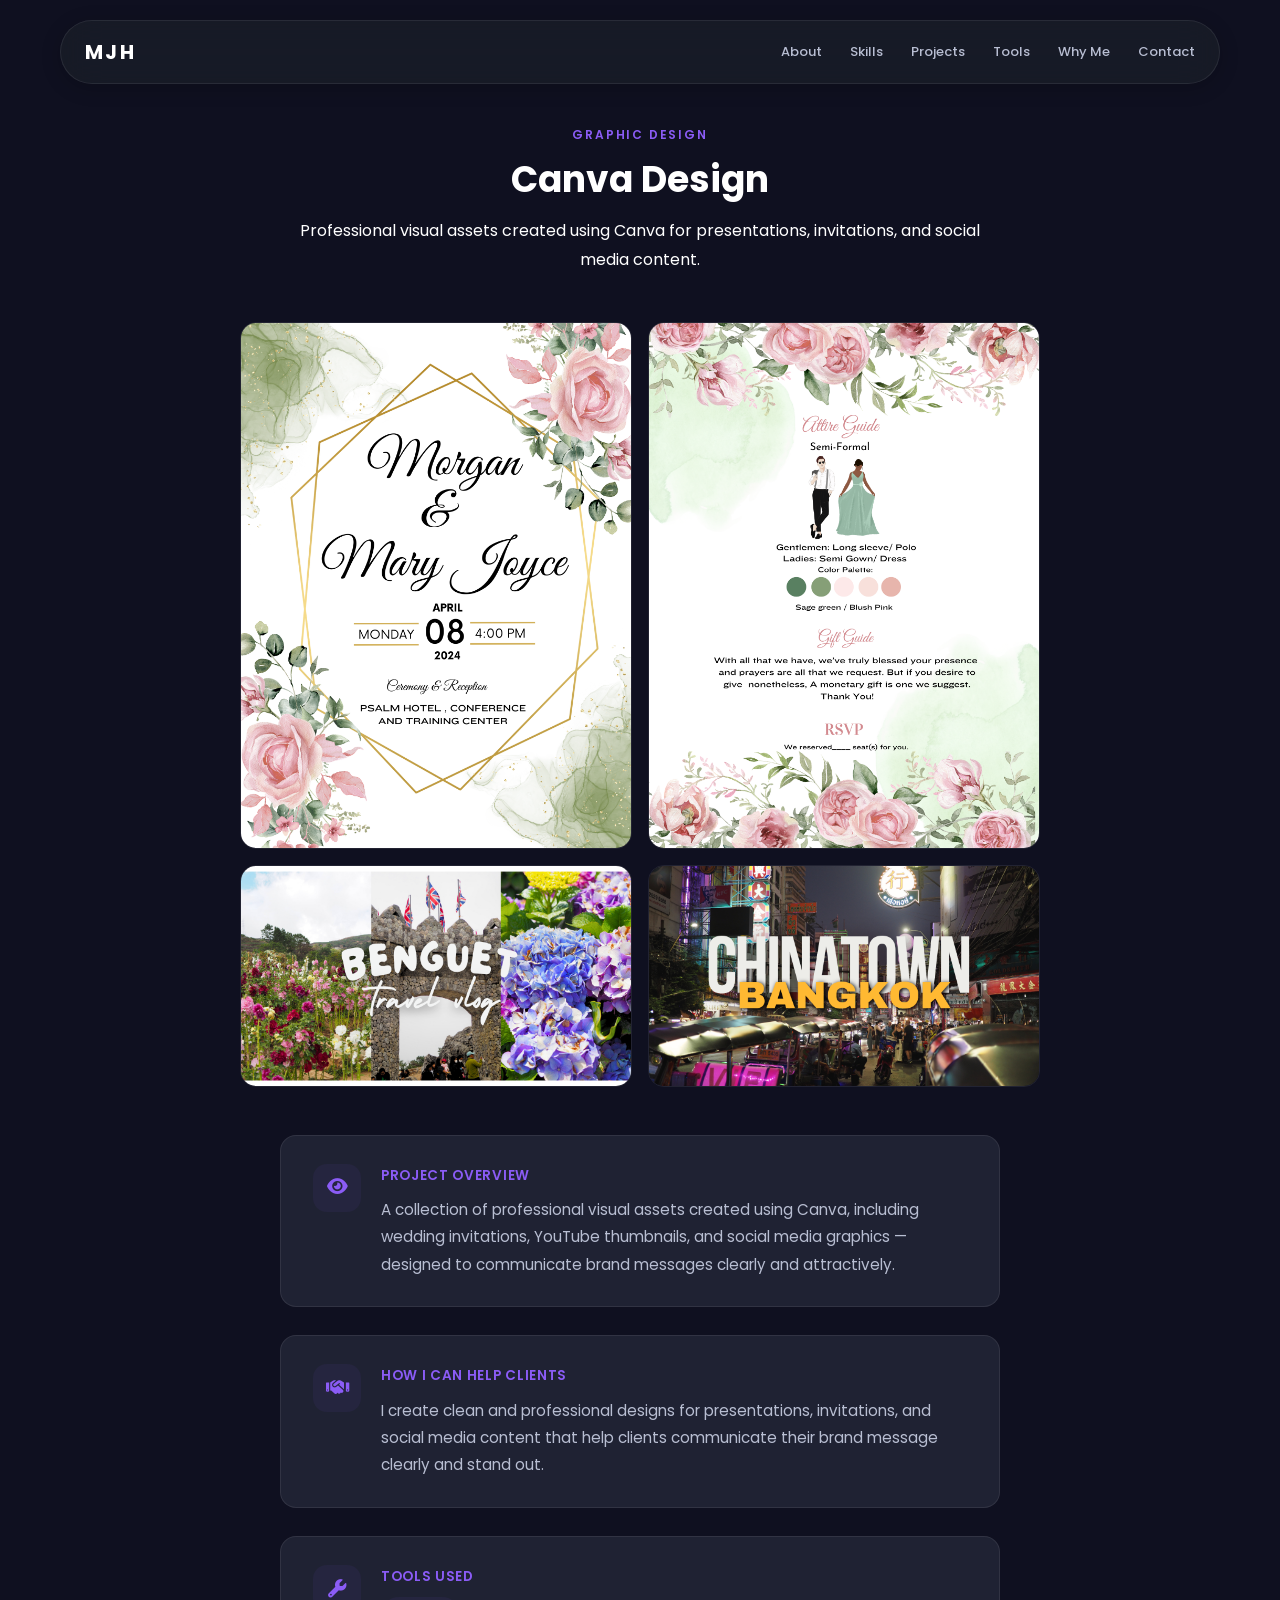
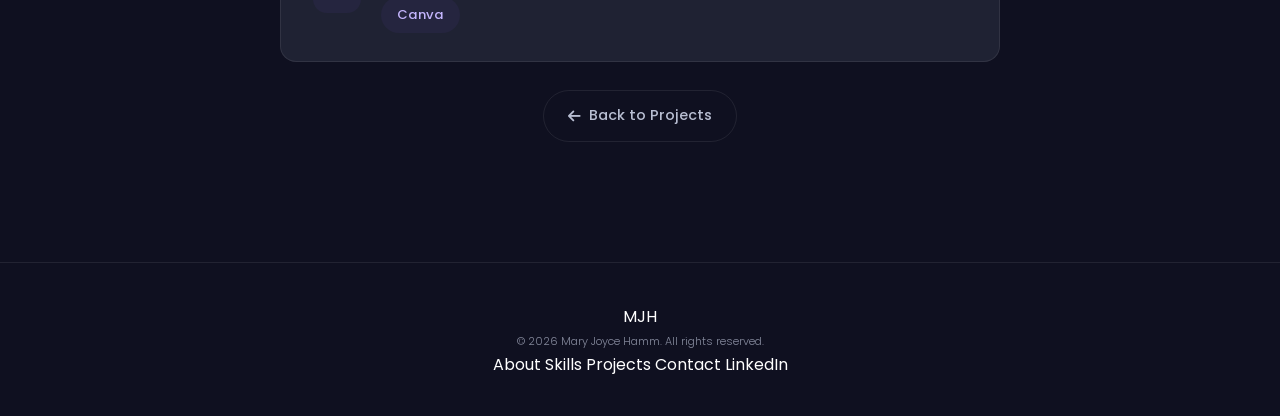
<file: case-study-canva-design.html>
<!DOCTYPE html>
<html lang="en">
<head>
    <meta charset="UTF-8">
    <meta name="viewport" content="width=device-width, initial-scale=1.0">
    <meta name="description" content="Canva Design case study — Mary Joyce Hamm">
    <title>Canva Design | Mary Joyce Hamm</title>
    <link rel="preconnect" href="https://fonts.googleapis.com">
    <link rel="preconnect" href="https://fonts.gstatic.com" crossorigin>
    <link href="https://fonts.googleapis.com/css2?family=Poppins:wght@300;400;500;600;700&display=swap" rel="stylesheet">
    <link rel="stylesheet" href="https://cdnjs.cloudflare.com/ajax/libs/font-awesome/6.5.0/css/all.min.css">
    <link rel="stylesheet" href="styles.css">
    <style>
        .case-study { padding-top: 120px; }
        .case-study-header {
            text-align: center;
            max-width: 720px;
            margin: 0 auto 48px;
        }
        .case-study-category {
            display: inline-block;
            font-size: 0.75rem;
            font-weight: 600;
            letter-spacing: 0.15em;
            color: var(--accent);
            text-transform: uppercase;
            margin-bottom: 12px;
        }
        .case-study-header h1 {
            font-size: 2.25rem;
            font-weight: 700;
            color: var(--text);
            margin-bottom: 16px;
            line-height: 1.2;
        }
        .case-study-gallery {
            max-width: 800px;
            margin: 0 auto 48px;
            display: grid;
            grid-template-columns: 1fr 1fr;
            gap: 16px;
        }
        .case-study-gallery img {
            width: 100%;
            height: auto;
            border-radius: var(--radius);
            border: 1px solid var(--border);
            display: block;
            transition: border-color var(--fast);
        }
        .case-study-gallery img:hover { border-color: var(--border-hover); }
        .case-study-body {
            max-width: 720px;
            margin: 0 auto;
            display: flex;
            flex-direction: column;
            gap: 28px;
        }
        .case-study-section {
            display: flex;
            gap: 20px;
            align-items: flex-start;
            background: var(--card);
            border: 1px solid var(--border);
            border-radius: var(--radius);
            padding: 28px 32px;
            transition: border-color var(--fast);
        }
        .case-study-section:hover { border-color: var(--border-hover); }
        .case-study-icon {
            width: 48px;
            height: 48px;
            border-radius: 14px;
            background: var(--accent-subtle);
            display: flex;
            align-items: center;
            justify-content: center;
            color: var(--accent);
            font-size: 1.15rem;
            flex-shrink: 0;
        }
        .case-study-content { flex: 1; }
        .case-study-content h2 {
            font-size: 0.85rem;
            font-weight: 600;
            color: var(--accent);
            text-transform: uppercase;
            letter-spacing: 0.05em;
            margin-bottom: 8px;
        }
        .case-study-content p { font-size: 0.95rem; color: var(--text-secondary); line-height: 1.8; }
        .case-study-tags { display: flex; flex-wrap: wrap; gap: 8px; margin-top: 8px; }
        .case-study-tag {
            padding: 6px 16px;
            border-radius: 20px;
            background: var(--accent-subtle);
            color: var(--accent-secondary);
            font-size: 0.82rem;
            font-weight: 500;
        }
        .case-study-back {
            display: inline-flex;
            align-items: center;
            gap: 8px;
            color: var(--text-secondary);
            font-size: 0.9rem;
            font-weight: 500;
            padding: 12px 24px;
            border-radius: 100px;
            border: 1px solid var(--border);
            transition: all var(--fast);
            align-self: center;
        }
        .case-study-back:hover {
            color: var(--accent);
            border-color: var(--accent);
            transform: translateX(-4px);
        }
        @media (max-width: 768px) {
            .case-study { padding-top: 90px; }
            .case-study-header h1 { font-size: 1.6rem; }
            .case-study-gallery { grid-template-columns: 1fr; gap: 12px; }
            .case-study-section { flex-direction: column; padding: 20px; gap: 12px; }
        }
    </style>
</head>
<body>

    <div class="scroll-progress" id="scrollProgress"></div>

    <nav class="nav" id="nav">
        <div class="nav-inner">
            <a href="index.html" class="nav-logo">MJH</a>
            <div class="nav-links" id="navLinks">
                <a href="index.html#about" class="nav-link">About</a>
                <a href="index.html#skills" class="nav-link">Skills</a>
                <a href="index.html#projects" class="nav-link">Projects</a>
                <a href="index.html#tools" class="nav-link">Tools</a>
                <a href="index.html#why-me" class="nav-link">Why Me</a>
                <a href="index.html#contact" class="nav-link">Contact</a>
            </div>
            <button class="nav-hamburger" id="hamburger" aria-label="Toggle menu">
                <span></span><span></span><span></span>
            </button>
        </div>
    </nav>

    <main>
        <section class="section case-study">
            <div class="container">

                <div class="case-study-header">
                    <span class="case-study-category">Graphic Design</span>
                    <h1>Canva Design</h1>
                    <p>Professional visual assets created using Canva for presentations, invitations, and social media content.</p>
                </div>

                <div class="case-study-gallery">
                    <img src="PROJECT/canva/wedding invitation_01.png" alt="Wedding Invitation Design 1">
                    <img src="PROJECT/canva/wedding invitatio_02.png" alt="Wedding Invitation Design 2">
                    <img src="PROJECT/canva/youtube thumbnail_01 (1).png" alt="YouTube Thumbnail Design 1">
                    <img src="PROJECT/canva/youtube thumbnail_02.png" alt="YouTube Thumbnail Design 2">
                </div>

                <div class="case-study-body">

                    <div class="case-study-section">
                        <div class="case-study-icon"><i class="fas fa-eye"></i></div>
                        <div class="case-study-content">
                            <h2>Project Overview</h2>
                            <p>A collection of professional visual assets created using Canva, including wedding invitations, YouTube thumbnails, and social media graphics — designed to communicate brand messages clearly and attractively.</p>
                        </div>
                    </div>

                    <div class="case-study-section">
                        <div class="case-study-icon"><i class="fas fa-handshake"></i></div>
                        <div class="case-study-content">
                            <h2>How I Can Help Clients</h2>
                            <p>I create clean and professional designs for presentations, invitations, and social media content that help clients communicate their brand message clearly and stand out.</p>
                        </div>
                    </div>

                    <div class="case-study-section">
                        <div class="case-study-icon"><i class="fas fa-wrench"></i></div>
                        <div class="case-study-content">
                            <h2>Tools Used</h2>
                            <div class="case-study-tags">
                                <span class="case-study-tag">Canva</span>
                            </div>
                        </div>
                    </div>

                    <a href="index.html#projects" class="case-study-back"><i class="fas fa-arrow-left"></i> Back to Projects</a>

                </div>
            </div>
        </section>
    </main>

    <footer class="footer">
        <div class="container">
            <div class="footer-inner">
                <span class="footer-brand">MJH</span>
                <p class="footer-copy">&copy; <span id="currentYear"></span> Mary Joyce Hamm. All rights reserved.</p>
                <div class="footer-links">
                    <a href="index.html#about">About</a>
                    <a href="index.html#skills">Skills</a>
                    <a href="index.html#projects">Projects</a>
                    <a href="index.html#contact">Contact</a>
                    <a href="https://www.linkedin.com/in/maryjoyce-hamm" target="_blank" rel="noopener">LinkedIn</a>
                </div>
            </div>
        </div>
    </footer>

    <button class="back-to-top" id="backToTop" aria-label="Back to top">
        <i class="fas fa-chevron-up"></i>
    </button>

    <script src="script.js"></script>
</body>
</html>
</file>
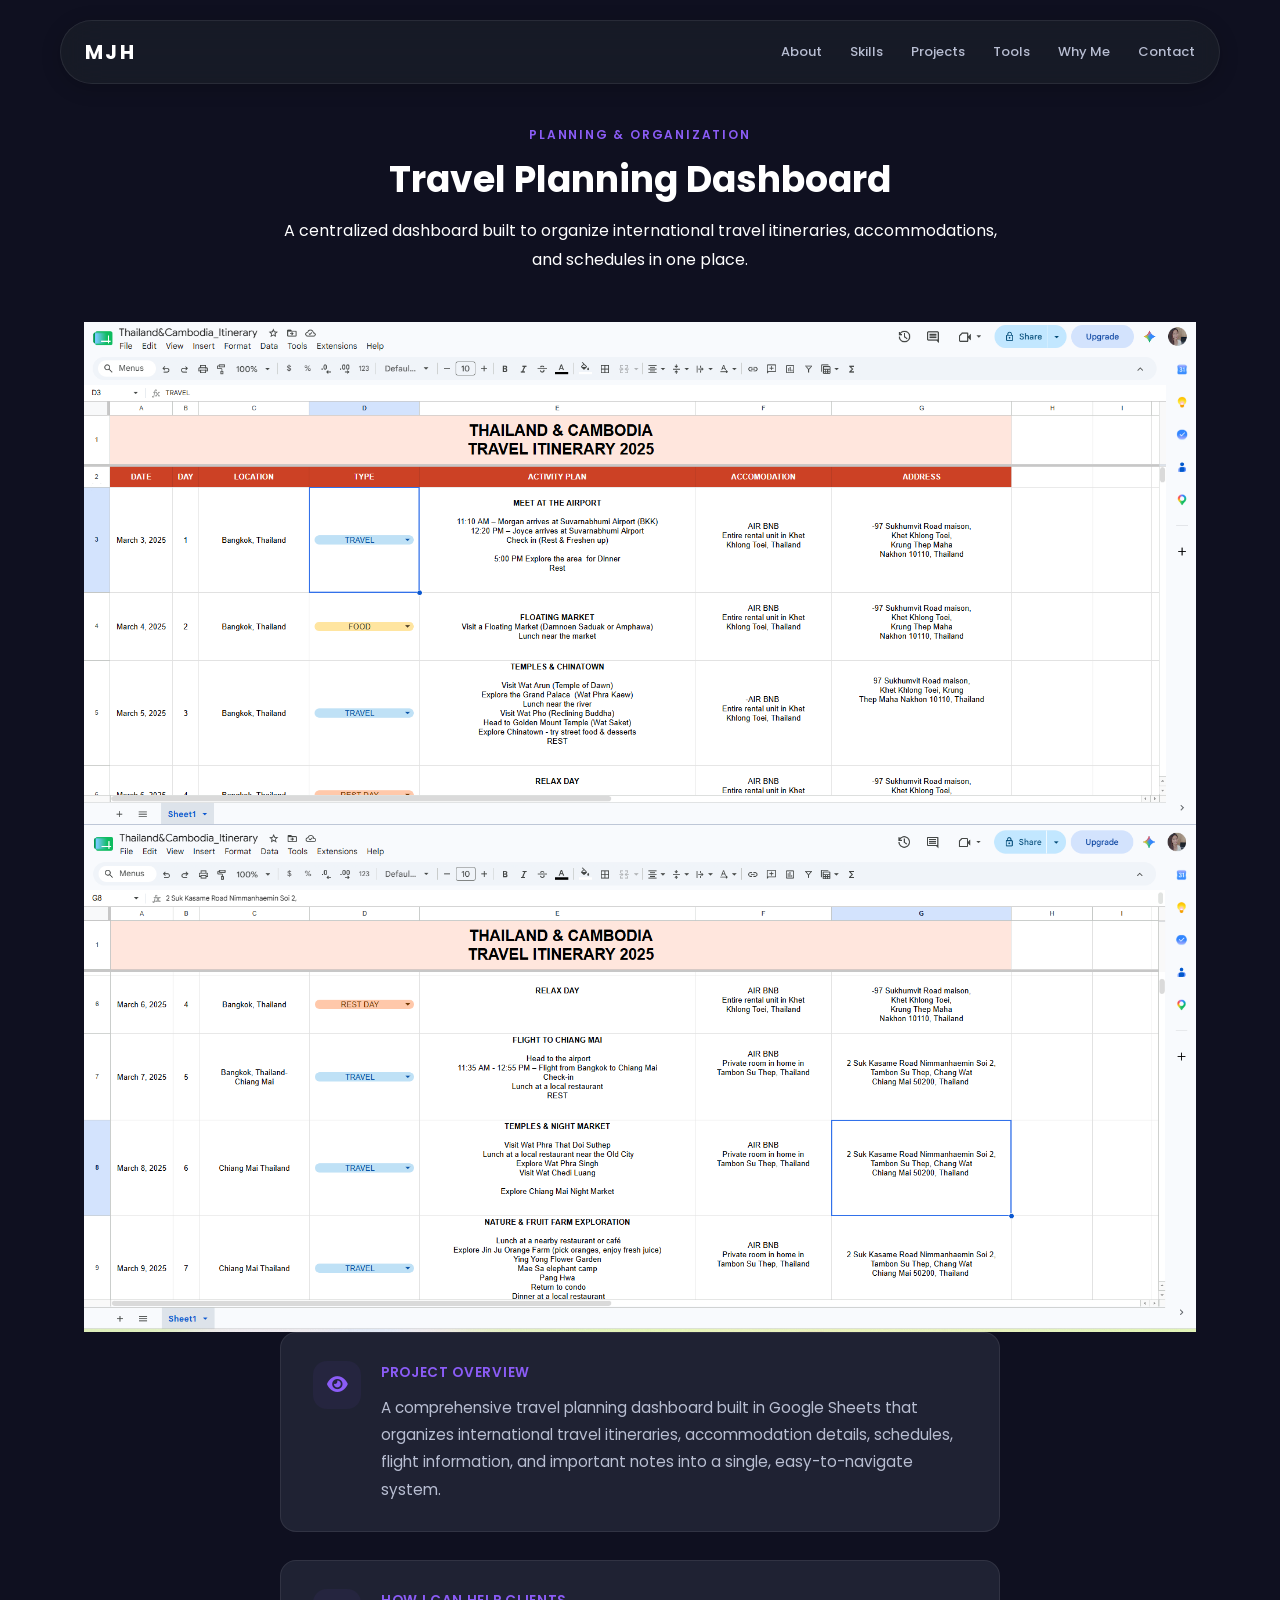
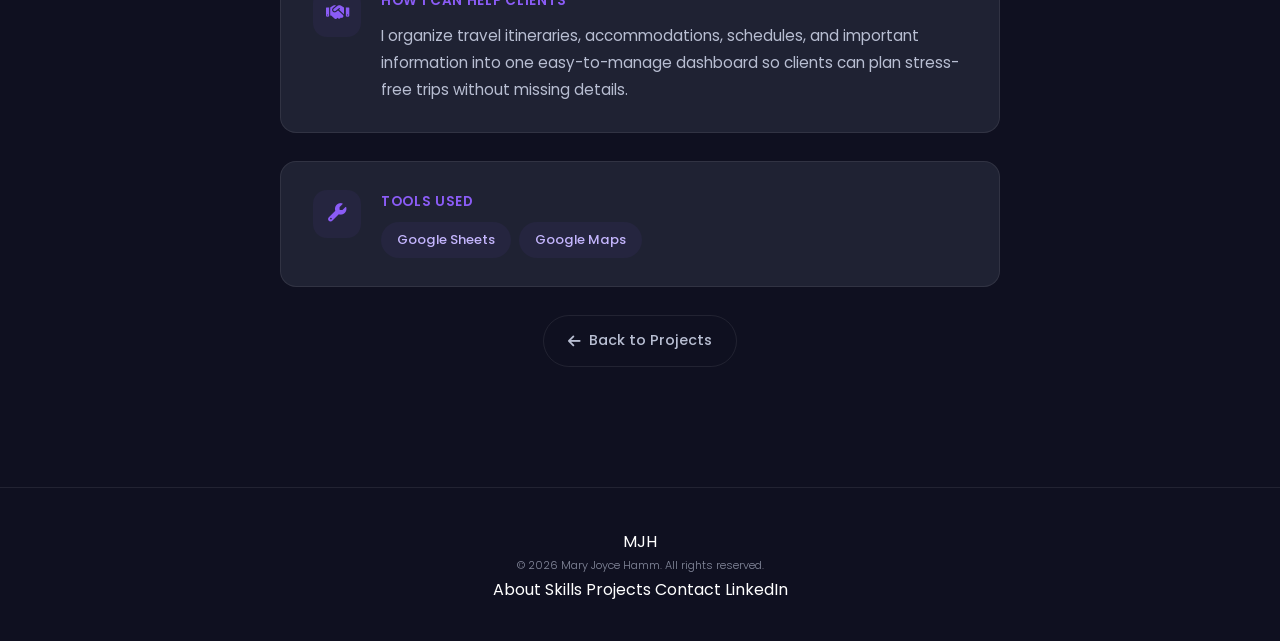
<file: case-study-travel-dashboard.html>
<!DOCTYPE html>
<html lang="en">
<head>
    <meta charset="UTF-8">
    <meta name="viewport" content="width=device-width, initial-scale=1.0">
    <meta name="description" content="Travel Planning Dashboard case study — Mary Joyce Hamm">
    <title>Travel Planning Dashboard | Mary Joyce Hamm</title>
    <link rel="preconnect" href="https://fonts.googleapis.com">
    <link rel="preconnect" href="https://fonts.gstatic.com" crossorigin>
    <link href="https://fonts.googleapis.com/css2?family=Poppins:wght@300;400;500;600;700&display=swap" rel="stylesheet">
    <link rel="stylesheet" href="https://cdnjs.cloudflare.com/ajax/libs/font-awesome/6.5.0/css/all.min.css">
    <link rel="stylesheet" href="styles.css">
    <style>
        .case-study { padding-top: 120px; }
        .case-study-header {
            text-align: center;
            max-width: 720px;
            margin: 0 auto 48px;
        }
        .case-study-category {
            display: inline-block;
            font-size: 0.75rem;
            font-weight: 600;
            letter-spacing: 0.15em;
            color: var(--accent);
            text-transform: uppercase;
            margin-bottom: 12px;
        }
        .case-study-header h1 {
            font-size: 2.25rem;
            font-weight: 700;
            color: var(--text);
            margin-bottom: 16px;
            line-height: 1.2;
        }
        .case-study-body {
            max-width: 720px;
            margin: 0 auto;
            display: flex;
            flex-direction: column;
            gap: 28px;
        }
        .case-study-section {
            display: flex;
            gap: 20px;
            align-items: flex-start;
            background: var(--card);
            border: 1px solid var(--border);
            border-radius: var(--radius);
            padding: 28px 32px;
            transition: border-color var(--fast);
        }
        .case-study-section:hover { border-color: var(--border-hover); }
        .case-study-icon {
            width: 48px;
            height: 48px;
            border-radius: 14px;
            background: var(--accent-subtle);
            display: flex;
            align-items: center;
            justify-content: center;
            color: var(--accent);
            font-size: 1.15rem;
            flex-shrink: 0;
        }
        .case-study-content { flex: 1; }
        .case-study-content h2 {
            font-size: 0.85rem;
            font-weight: 600;
            color: var(--accent);
            text-transform: uppercase;
            letter-spacing: 0.05em;
            margin-bottom: 8px;
        }
        .case-study-content p { font-size: 0.95rem; color: var(--text-secondary); line-height: 1.8; }
        .case-study-tags { display: flex; flex-wrap: wrap; gap: 8px; margin-top: 8px; }
        .case-study-tag {
            padding: 6px 16px;
            border-radius: 20px;
            background: var(--accent-subtle);
            color: var(--accent-secondary);
            font-size: 0.82rem;
            font-weight: 500;
        }
        .case-study-back {
            display: inline-flex;
            align-items: center;
            gap: 8px;
            color: var(--text-secondary);
            font-size: 0.9rem;
            font-weight: 500;
            padding: 12px 24px;
            border-radius: 100px;
            border: 1px solid var(--border);
            transition: all var(--fast);
            align-self: center;
        }
        .case-study-back:hover {
            color: var(--accent);
            border-color: var(--accent);
            transform: translateX(-4px);
        }
        @media (max-width: 768px) {
            .case-study { padding-top: 90px; }
            .case-study-header h1 { font-size: 1.6rem; }
            .case-study-section { flex-direction: column; padding: 20px; gap: 12px; }
        }
    </style>
</head>
<body>

    <div class="scroll-progress" id="scrollProgress"></div>

    <nav class="nav" id="nav">
        <div class="nav-inner">
            <a href="index.html" class="nav-logo">MJH</a>
            <div class="nav-links" id="navLinks">
                <a href="index.html#about" class="nav-link">About</a>
                <a href="index.html#skills" class="nav-link">Skills</a>
                <a href="index.html#projects" class="nav-link">Projects</a>
                <a href="index.html#tools" class="nav-link">Tools</a>
                <a href="index.html#why-me" class="nav-link">Why Me</a>
                <a href="index.html#contact" class="nav-link">Contact</a>
            </div>
            <button class="nav-hamburger" id="hamburger" aria-label="Toggle menu">
                <span></span><span></span><span></span>
            </button>
        </div>
    </nav>

    <main>
        <section class="section case-study">
            <div class="container">

                <div class="case-study-header">
                    <span class="case-study-category">Planning &amp; Organization</span>
                    <h1>Travel Planning Dashboard</h1>
                    <p>A centralized dashboard built to organize international travel itineraries, accommodations, and schedules in one place.</p>
                </div>

                <div class="case-study-gallery">
                    <img src="PROJECT/travel itinerary/TRAVEL ITINERARY_01.png" alt="Travel Itinerary Overview" onerror="this.style.display='none'">
                    <img src="PROJECT/travel itinerary/TRAVEL ITINERARY_02.png" alt="Travel Itinerary Details">
                </div>

                <div class="case-study-body">

                    <div class="case-study-section">
                        <div class="case-study-icon"><i class="fas fa-eye"></i></div>
                        <div class="case-study-content">
                            <h2>Project Overview</h2>
                            <p>A comprehensive travel planning dashboard built in Google Sheets that organizes international travel itineraries, accommodation details, schedules, flight information, and important notes into a single, easy-to-navigate system.</p>
                        </div>
                    </div>

                    <div class="case-study-section">
                        <div class="case-study-icon"><i class="fas fa-handshake"></i></div>
                        <div class="case-study-content">
                            <h2>How I Can Help Clients</h2>
                            <p>I organize travel itineraries, accommodations, schedules, and important information into one easy-to-manage dashboard so clients can plan stress-free trips without missing details.</p>
                        </div>
                    </div>

                    <div class="case-study-section">
                        <div class="case-study-icon"><i class="fas fa-wrench"></i></div>
                        <div class="case-study-content">
                            <h2>Tools Used</h2>
                            <div class="case-study-tags">
                                <span class="case-study-tag">Google Sheets</span>
                                <span class="case-study-tag">Google Maps</span>
                            </div>
                        </div>
                    </div>

                    <a href="index.html#projects" class="case-study-back"><i class="fas fa-arrow-left"></i> Back to Projects</a>

                </div>
            </div>
        </section>
    </main>

    <footer class="footer">
        <div class="container">
            <div class="footer-inner">
                <span class="footer-brand">MJH</span>
                <p class="footer-copy">&copy; <span id="currentYear"></span> Mary Joyce Hamm. All rights reserved.</p>
                <div class="footer-links">
                    <a href="index.html#about">About</a>
                    <a href="index.html#skills">Skills</a>
                    <a href="index.html#projects">Projects</a>
                    <a href="index.html#contact">Contact</a>
                    <a href="https://www.linkedin.com/in/maryjoyce-hamm" target="_blank" rel="noopener">LinkedIn</a>
                </div>
            </div>
        </div>
    </footer>

    <button class="back-to-top" id="backToTop" aria-label="Back to top">
        <i class="fas fa-chevron-up"></i>
    </button>

    <script src="script.js"></script>
</body>
</html>
</file>
<file: styles.css>
:root {
    --bg: #0F1020;
    --bg-secondary: #171A28;
    --card: #1F2233;
    --card-hover: #24273A;
    --text: #FFFFFF;
    --text-secondary: #B8BED2;
    --accent: #8B5CF6;
    --accent-hover: #A78BFA;
    --accent-secondary: #C4B5FD;
    --accent-glow: rgba(139, 92, 246, 0.15);
    --accent-subtle: rgba(139, 92, 246, 0.06);
    --border: rgba(255,255,255,0.08);
    --border-hover: rgba(139, 92, 246, 0.2);
    --white: #FFFFFF;

    --font: 'Poppins', -apple-system, BlinkMacSystemFont, 'Helvetica Neue', sans-serif;
    --container: 1160px;
    --radius: 16px;
    --radius-sm: 10px;
    --radius-lg: 24px;

    --shadow-sm: 0 2px 8px rgba(0,0,0,0.15);
    --shadow-md: 0 4px 20px rgba(0,0,0,0.2);
    --shadow-lg: 0 8px 40px rgba(0,0,0,0.25);
    --shadow-glow: 0 8px 30px rgba(139, 92, 246, 0.3);

    --ease: cubic-bezier(0.4, 0, 0.2, 1);
    --fast: 0.25s var(--ease);
    --base: 0.4s var(--ease);
    --slow: 0.7s var(--ease);
}

*, *::before, *::after { margin: 0; padding: 0; box-sizing: border-box; }

html { scroll-behavior: smooth; font-size: 16px; }

body {
    font-family: var(--font);
    font-weight: 400;
    color: var(--text);
    background: var(--bg);
    line-height: 1.8;
    -webkit-font-smoothing: antialiased;
    overflow-x: hidden;
}

::selection { background: var(--accent); color: var(--white); }

a { text-decoration: none; color: inherit; transition: color var(--fast); }

img { max-width: 100%; display: block; }

ul { list-style: none; }

/* ========== SCROLL PROGRESS ========== */
.scroll-progress {
    position: fixed; top: 0; left: 0; width: 0%; height: 2px;
    background: var(--accent); z-index: 1001; transition: width 0.1s linear;
}

/* ========== CONTAINER ========== */
.container { max-width: var(--container); margin: 0 auto; padding: 0 24px; }

.section { padding: 120px 0; position: relative; }

.section--alt { background: var(--bg-secondary); }

/* Section dividers */
.section::after {
    content: ''; position: absolute; bottom: 0; left: 50%; transform: translateX(-50%);
    width: 60px; height: 1px;
    background: linear-gradient(90deg, transparent, var(--accent), transparent);
    opacity: 0.3;
}

.section:last-of-type::after { display: none; }

/* ========== TYPOGRAPHY ========== */
.section-label {
    font-size: 11px; font-weight: 600; letter-spacing: 0.3em;
    text-transform: uppercase; color: var(--accent); display: inline-block;
    margin-bottom: 14px;
}

.section-title {
    font-size: clamp(30px, 4vw, 44px); font-weight: 700;
    line-height: 1.2; color: var(--text); margin-bottom: 18px;
}

.section-desc {
    font-size: 17px; font-weight: 300; color: var(--text-secondary);
    max-width: 540px; line-height: 1.8;
}

.section-header { text-align: center; margin-bottom: 72px; }

.section-header .section-desc { margin: 0 auto; }

/* Violet highlight for key words */
.highlight { color: var(--accent); }

/* ========== BUTTONS ========== */
.btn {
    display: inline-flex; align-items: center; justify-content: center;
    gap: 10px; padding: 15px 34px; font-family: var(--font);
    font-size: 14px; font-weight: 500; letter-spacing: 0.02em;
    border-radius: 50px; border: 1.5px solid transparent;
    cursor: pointer; transition: all var(--base); text-decoration: none;
    position: relative; overflow: hidden;
}

.btn::after {
    content: ''; position: absolute; inset: 0;
    background: var(--white); opacity: 0;
    transition: opacity var(--fast);
}

.btn:hover::after { opacity: 0.08; }

.btn--primary {
    background: var(--accent); color: var(--white); border-color: var(--accent);
}

.btn--primary:hover {
    background: var(--accent-hover); transform: translateY(-3px);
    box-shadow: var(--shadow-glow);
}

.btn--outline {
    background: transparent; color: var(--text);
    border-color: var(--border);
}

.btn--outline:hover {
    border-color: var(--accent); color: var(--accent); transform: translateY(-3px);
    box-shadow: var(--shadow-glow);
}

/* ========== NAVIGATION ========== */
.nav {
    position: fixed; top: 20px; left: 50%; transform: translateX(-50%);
    z-index: 1000; width: calc(100% - 40px); max-width: var(--container);
    height: 64px; border-radius: 50px;
    background: rgba(26, 29, 39, 0.8);
    backdrop-filter: blur(24px) saturate(1.4);
    -webkit-backdrop-filter: blur(24px) saturate(1.4);
    border: 1px solid var(--border);
    box-shadow: var(--shadow-md);
    transition: all var(--base);
}

.nav.scrolled { height: 52px; top: 16px; box-shadow: var(--shadow-lg); }

.nav-inner {
    max-width: 100%; height: 100%; margin: 0 auto;
    padding: 0 24px; display: flex; align-items: center;
    justify-content: space-between;
}

.nav-logo {
    font-size: 20px; font-weight: 700; color: var(--text);
    letter-spacing: 0.12em; transition: color var(--fast);
}

.nav-logo:hover { color: var(--accent); }

.nav-links { display: flex; align-items: center; gap: 28px; }

.nav-link {
    font-size: 13px; font-weight: 500; color: var(--text-secondary);
    position: relative; padding: 6px 0; transition: color var(--fast);
}

.nav-link::after {
    content: ''; position: absolute; bottom: -2px; left: 50%;
    width: 0; height: 2px; background: var(--accent);
    transition: all var(--base); border-radius: 2px;
    transform: translateX(-50%);
}

.nav-link:hover, .nav-link.active { color: var(--text); }

.nav-link:hover::after, .nav-link.active::after { width: 100%; }

.nav-cta {
    padding: 8px 22px; font-family: var(--font);
    font-size: 12px; font-weight: 600; letter-spacing: 0.06em;
    text-transform: uppercase; border: none;
    border-radius: 50px;
    background: linear-gradient(135deg, #8B5CF6, #A78BFA);
    color: var(--white); box-shadow: 0 4px 20px rgba(139, 92, 246, 0.25);
    transition: all var(--fast);
}

.nav-cta:hover {
    transform: translateY(-1px);
    box-shadow: 0 6px 28px rgba(139, 92, 246, 0.35);
}

.nav-hamburger {
    display: none; flex-direction: column; justify-content: center;
    gap: 5px; background: none; border: none; cursor: pointer;
    padding: 8px; z-index: 1001;
}

.nav-hamburger span {
    display: block; width: 22px; height: 1.5px;
    background: var(--text); transition: all var(--fast);
    border-radius: 2px;
}

.nav-hamburger.active span:nth-child(1) { transform: rotate(45deg) translate(5px, 5px); }
.nav-hamburger.active span:nth-child(2) { opacity: 0; }
.nav-hamburger.active span:nth-child(3) { transform: rotate(-45deg) translate(5px, -5px); }

/* ========== HERO ========== */
.hero {
    position: relative; min-height: 62vh;
    display: flex; align-items: center; overflow: hidden;
    padding-top: 88px;
}

.hero::after {
    content: ''; position: absolute; bottom: 0; left: 0; right: 0;
    height: 60px;
    background: linear-gradient(to bottom, transparent, var(--bg));
    pointer-events: none; z-index: 1;
}

.hero-bg { position: absolute; inset: 0; overflow: hidden; pointer-events: none; }

/* Central ambient glow */
.hero-glow {
    position: absolute; top: 50%; left: 50%; transform: translate(-50%, -50%);
    width: 900px; height: 900px; border-radius: 50%;
    background: radial-gradient(circle, rgba(139, 92, 246, 0.08) 0%, transparent 60%);
    animation: glowPulse 10s ease-in-out infinite;
    pointer-events: none;
}

@keyframes glowPulse {
    0%, 100% { transform: translate(-50%, -50%) scale(1); opacity: 0.5; }
    50% { transform: translate(-50%, -50%) scale(1.15); opacity: 1; }
}

/* Large floating glow orbs */
.hero-orb {
    position: absolute; border-radius: 50%;
    pointer-events: none;
}

.hero-orb--1 {
    width: 600px; height: 600px; top: -200px; right: -150px;
    background: radial-gradient(circle, #8B5CF6, transparent 70%);
    filter: blur(140px); opacity: 0.12;
    animation: orbFloat1 20s ease-in-out infinite;
}

.hero-orb--2 {
    width: 450px; height: 450px; bottom: -180px; left: -120px;
    background: radial-gradient(circle, #A78BFA, transparent 70%);
    filter: blur(160px); opacity: 0.10;
    animation: orbFloat2 25s ease-in-out infinite reverse;
}

.hero-orb--3 {
    width: 280px; height: 280px; top: 10%; right: 35%;
    background: radial-gradient(circle, #5B4BDB, transparent 70%);
    filter: blur(120px); opacity: 0.08;
    animation: orbFloat3 18s ease-in-out infinite 3s;
}

.hero-orb--4 {
    width: 350px; height: 350px; bottom: 15%; right: 10%;
    background: radial-gradient(circle, #8B5CF6, transparent 70%);
    filter: blur(150px); opacity: 0.10;
    animation: orbFloat1 22s ease-in-out infinite 5s;
}

.hero-orb--5 {
    width: 200px; height: 200px; top: 55%; left: 20%;
    background: radial-gradient(circle, #A78BFA, transparent 70%);
    filter: blur(130px); opacity: 0.07;
    animation: orbFloat2 16s ease-in-out infinite 7s;
}

.hero-orb--6 {
    width: 520px; height: 520px; top: -100px; left: 30%;
    background: radial-gradient(circle, #5B4BDB, transparent 70%);
    filter: blur(180px); opacity: 0.06;
    animation: orbFloat3 24s ease-in-out infinite 2s;
}

.hero-orb--7 {
    width: 250px; height: 250px; top: 70%; left: 60%;
    background: radial-gradient(circle, #8B5CF6, transparent 70%);
    filter: blur(150px); opacity: 0.08;
    animation: orbFloat1 19s ease-in-out infinite 4s;
}

.hero-orb--8 {
    width: 380px; height: 380px; top: 20%; left: -80px;
    background: radial-gradient(circle, #A78BFA, transparent 70%);
    filter: blur(140px); opacity: 0.07;
    animation: orbFloat2 21s ease-in-out infinite 6s;
}

@keyframes orbFloat1 {
    0%, 100% { transform: translate(0, 0) scale(1); }
    33% { transform: translate(50px, -40px) scale(1.05); }
    66% { transform: translate(-30px, 30px) scale(0.95); }
}

@keyframes orbFloat2 {
    0%, 100% { transform: translate(0, 0) scale(1); }
    33% { transform: translate(-40px, 50px) scale(1.08); }
    66% { transform: translate(30px, -20px) scale(0.92); }
}

@keyframes orbFloat3 {
    0%, 100% { transform: translate(0, 0) scale(1); }
    33% { transform: translate(30px, 30px) scale(0.95); }
    66% { transform: translate(-40px, -20px) scale(1.06); }
}

/* Curved abstract lines */
.hero-curve {
    position: absolute; pointer-events: none;
}

.hero-curve--1 {
    top: 18%; right: 5%; width: 400px; height: 200px;
    border: 1px solid var(--border);
    border-radius: 50% 50% 0 0;
    border-bottom: none; opacity: 0.15;
    transform: rotate(-8deg);
    animation: curveDrift 30s ease-in-out infinite;
}

.hero-curve--2 {
    bottom: 25%; left: 3%; width: 300px; height: 150px;
    border: 1px solid var(--border);
    border-radius: 0 0 50% 50%;
    border-top: none; opacity: 0.10;
    transform: rotate(5deg);
    animation: curveDrift 35s ease-in-out infinite reverse;
}

@keyframes curveDrift {
    0%, 100% { transform: rotate(-8deg) translateX(0); }
    50% { transform: rotate(-5deg) translateX(20px); }
}

/* Floating particles */
.hero-particle {
    position: absolute; width: 3px; height: 3px;
    background: var(--accent); border-radius: 50%; opacity: 0.2;
    animation: particleFloat 10s ease-in-out infinite;
}

.hero-particle:nth-child(9) { top: 12%; left: 15%; animation-delay: 0s; width: 2px; height: 2px; }
.hero-particle:nth-child(10) { top: 28%; right: 28%; animation-delay: 2s; width: 4px; height: 4px; opacity: 0.15; }
.hero-particle:nth-child(11) { bottom: 30%; left: 40%; animation-delay: 4s; width: 2px; height: 2px; }
.hero-particle:nth-child(12) { top: 65%; right: 12%; animation-delay: 1.5s; width: 3px; height: 3px; }
.hero-particle:nth-child(13) { bottom: 20%; right: 35%; animation-delay: 3.5s; width: 2px; height: 2px; }
.hero-particle:nth-child(14) { top: 45%; left: 8%; animation-delay: 5s; width: 3px; height: 3px; }
.hero-particle:nth-child(15) { bottom: 10%; right: 55%; animation-delay: 6s; width: 2px; height: 2px; }
.hero-particle:nth-child(16) { top: 8%; right: 50%; animation-delay: 2.5s; width: 4px; height: 4px; opacity: 0.12; }

@keyframes particleFloat {
    0%, 100% { transform: translateY(0) scale(1); opacity: 0.2; }
    50% { transform: translateY(-40px) scale(1.5); opacity: 0.4; }
}

/* Dot grid texture */
.hero-grid {
    position: absolute; inset: 0;
    background-image: radial-gradient(rgba(255,255,255,0.06) 1px, transparent 1px);
    background-size: 32px 32px;
    pointer-events: none;
}

.hero-inner {
    position: relative; z-index: 2;
    max-width: var(--container); margin: 0 auto; padding: 0 24px;
    display: grid; grid-template-columns: 1fr 1fr;
    gap: 60px; align-items: center; width: 100%;
}

.hero-left { padding: 20px 0; }

.hero-intro {
    font-size: 14px; font-weight: 400; color: var(--accent);
    margin-bottom: 2px; letter-spacing: 0.02em;
}

.hero-name {
    font-size: clamp(32px, 5vw, 64px); font-weight: 700;
    line-height: 1.05; color: var(--text); margin-bottom: 2px;
    letter-spacing: -0.03em;
}

.hero-role {
    font-size: 16px; font-weight: 500; color: var(--accent-hover);
    margin-bottom: 16px; letter-spacing: 0.01em;
}

.hero-tagline {
    font-size: clamp(13px, 1.5vw, 16px); font-weight: 400;
    line-height: 1.4; color: var(--text); margin-bottom: 16px;
    letter-spacing: -0.01em; max-width: 520px;
    opacity: 0.8;
}

.hero-actions { display: flex; gap: 12px; flex-wrap: wrap; margin-bottom: 20px; }

.hero-badges {
    display: flex; flex-wrap: wrap; gap: 6px;
}

.hero-badge {
    font-size: 10px; font-weight: 500; color: var(--text-secondary);
    padding: 4px 12px; border: 1px solid var(--border);
    border-radius: 50px; transition: all var(--fast); cursor: default;
}

.hero-badge:hover {
    border-color: var(--accent); color: var(--accent);
    transform: translateY(-2px); box-shadow: 0 4px 16px rgba(139, 92, 246, 0.08);
}

/* Hero Photo */
.hero-right {
    position: relative;
    height: 500px;
    display: flex;
    align-items: center;
    justify-content: center;
}

.hero-photo-wrap {
    position: relative;
    z-index: 1;
}

.hero-photo {
    width: 440px;
    height: 440px;
    border-radius: 50%;
    overflow: hidden;
    position: relative;
    border: 2px solid rgba(198, 166, 106, 0.25);
}

.hero-photo-inner {
    width: 100%;
    height: 100%;
}

.hero-photo img {
    width: 100%;
    height: 100%;
    object-fit: cover;
    transition: transform var(--slow);
}

.hero-photo:hover img {
    transform: scale(1.04);
}

.hero-photo-shadow {
    position: absolute;
    inset: 0;
    border-radius: 50%;
    box-shadow: 0 20px 60px rgba(0,0,0,0.4), 0 0 80px rgba(139,92,246,0.1);
    z-index: -1;
    pointer-events: none;
}

.hero-scroll {
    position: absolute; bottom: 28px; left: 50%; transform: translateX(-50%);
    display: flex; flex-direction: column; align-items: center;
    gap: 6px; color: var(--text-secondary); font-size: 10px;
    font-weight: 500; letter-spacing: 0.25em; text-transform: uppercase;
    animation: scrollAnim 2.5s ease-in-out infinite; opacity: 0.6;
}

.hero-scroll i { font-size: 12px; }

@keyframes scrollAnim {
    0%, 100% { transform: translateX(-50%) translateY(0); }
    50% { transform: translateX(-50%) translateY(8px); }
}

/* ========== ABOUT ========== */
.about-inner {
    display: grid; grid-template-columns: 380px 1fr;
    gap: 80px; align-items: start;
}

.about-image-wrap { position: relative; margin-top: 48px; }

.about-image {
    width: 380px; height: 460px; overflow: hidden;
    border-radius: var(--radius); position: relative;
}

.about-image img {
    width: 100%; height: 100%; object-fit: cover;
    transition: transform var(--slow);
}

.about-image:hover img { transform: scale(1.04); }

.about-image-frame {
    position: absolute; top: 14px; left: 14px; right: -14px; bottom: -14px;
    border: 1px solid var(--border); border-radius: var(--radius);
    z-index: -1; transition: all var(--base);
}

.about-image-wrap:hover .about-image-frame {
    top: 8px; left: 8px; right: -8px; bottom: -8px;
    border-color: var(--border-hover);
}

.about-content .section-label { margin-bottom: 16px; }

.about-content .section-title { margin-bottom: 24px; }

.about-content p {
    font-size: 16px; font-weight: 300; color: var(--text-secondary);
    line-height: 1.9; margin-bottom: 18px;
}

.about-content p:first-of-type {
    font-size: 17px; font-weight: 400; color: var(--text);
}

.about-badges {
    display: flex; flex-wrap: wrap; gap: 10px; margin-top: 32px;
}

.badge {
    font-size: 12px; font-weight: 500; color: var(--text-secondary);
    padding: 7px 20px; border: 1px solid var(--border);
    border-radius: 50px; transition: all var(--fast); cursor: default;
}

.badge:hover {
    border-color: var(--accent); color: var(--accent);
    transform: translateY(-2px);
    box-shadow: 0 4px 20px rgba(139, 92, 246, 0.1);
}

/* ========== EXPERIENCE CARDS ========== */
.exp-grid {
    max-width: 780px;
    margin: 0;
}

.exp-card {
    background: var(--card);
    border: 1px solid var(--border);
    border-radius: var(--radius);
    padding: 28px 32px;
    margin-bottom: 24px;
    transition: all var(--base);
}

.exp-card:last-of-type {
    margin-bottom: 0;
}

.exp-card:hover {
    border-color: var(--border-hover);
    box-shadow: var(--shadow-lg), 0 0 40px var(--accent-glow);
    background: var(--card-hover);
    transform: translateY(-3px);
}

.exp-card-header {
    display: flex;
    gap: 16px;
    align-items: flex-start;
}

.exp-card-icon {
    width: 44px;
    height: 44px;
    border-radius: 12px;
    background: var(--accent-subtle);
    display: flex;
    align-items: center;
    justify-content: center;
    color: var(--accent);
    font-size: 1.1rem;
    flex-shrink: 0;
    transition: all var(--base);
}

.exp-card:hover .exp-card-icon {
    background: var(--accent);
    color: var(--white);
    box-shadow: 0 4px 16px rgba(139, 92, 246, 0.3);
}

.exp-job {
    font-size: 1.1rem;
    font-weight: 600;
    color: var(--text);
    margin-bottom: 3px;
    line-height: 1.3;
}

.exp-company {
    font-size: 0.85rem;
    font-weight: 500;
    color: var(--accent-hover);
    line-height: 1.4;
}

.exp-divider {
    height: 1px;
    background: var(--border);
    margin: 16px 0;
}

.exp-body ul {
    padding: 0;
    margin: 0 0 16px 0;
}

.exp-body ul li {
    position: relative;
    padding-left: 18px;
    font-size: 0.88rem;
    font-weight: 300;
    color: var(--text-secondary);
    line-height: 1.8;
    margin-bottom: 10px;
}

.exp-body ul li:last-child { margin-bottom: 0; }

.exp-body ul li::before {
    content: '';
    position: absolute;
    left: 0;
    top: 10px;
    width: 5px;
    height: 5px;
    border-radius: 50%;
    background: var(--accent);
    opacity: 0.6;
}

.exp-tags {
    display: flex;
    flex-wrap: wrap;
    gap: 8px;
}

.exp-tag {
    padding: 5px 14px;
    border-radius: 20px;
    background: rgba(139, 92, 246, 0.08);
    border: 1px solid rgba(139, 92, 246, 0.15);
    color: var(--accent-secondary);
    font-size: 0.75rem;
    font-weight: 500;
    transition: all var(--fast);
}

.exp-tag:hover {
    background: rgba(139, 92, 246, 0.15);
    border-color: rgba(139, 92, 246, 0.3);
}

.exp-testimonial {
    margin-top: 36px;
    max-width: 460px;
}

.exp-testimonial-label {
    display: inline-flex;
    align-items: center;
    gap: 8px;
    font-size: 11px;
    font-weight: 600;
    letter-spacing: 0.15em;
    text-transform: uppercase;
    color: var(--accent);
    margin-bottom: 14px;
}

.exp-testimonial-label i {
    font-size: 10px;
    opacity: 0.7;
}

/* ========== SERVICES ========== */
.services-grid {
    display: grid; grid-template-columns: repeat(3, 1fr);
    gap: 24px;
}

.service-card {
    background: var(--card); border: 1px solid var(--border);
    border-radius: var(--radius);
    transition: all var(--base); cursor: default;
    position: relative; overflow: hidden;
}

.service-image {
    height: 170px; display: flex; align-items: center;
    justify-content: center; position: relative;
    overflow: hidden;
    border-radius: var(--radius) var(--radius) 0 0;
}

.service-image img {
    width: 100%; height: 100%; object-fit: cover;
    transition: transform var(--slow);
}

.service-card:hover .service-image img { transform: scale(1.06); }

.service-image--fallback { background: linear-gradient(135deg, var(--card-hover), var(--card)); }

.service-image-placeholder {
    width: 100%; height: 100%;
    display: flex; align-items: center; justify-content: center;
    font-size: 48px; color: var(--accent); opacity: 0.4;
}

.service-body {
    padding: 24px 30px 36px; position: relative; z-index: 1;
}

.service-icon {
    display: inline-flex; align-items: center; justify-content: center;
    width: 48px; height: 48px; border-radius: 14px;
    font-size: 20px; color: #FFFFFF;
    background: linear-gradient(135deg, #8B5CF6, #A78BFA);
    margin-bottom: 18px;
    box-shadow: 0 6px 20px rgba(139, 92, 246, 0.3);
    border: 1px solid rgba(255,255,255,0.1);
    transition: all var(--base);
    position: relative; z-index: 1;
}

.service-card:hover .service-icon {
    transform: scale(1.06) translateY(-2px);
    box-shadow: 0 10px 28px rgba(139, 92, 246, 0.4);
}

.service-card::before {
    content: ''; position: absolute; inset: -1px;
    border-radius: var(--radius);
    background: linear-gradient(135deg, transparent, transparent);
    z-index: 0; pointer-events: none;
    transition: all var(--base);
    opacity: 0;
}

.service-card:hover::before {
    background: linear-gradient(135deg, var(--accent-glow), transparent 50%);
    opacity: 1;
}

.service-card:hover {
    transform: translateY(-6px);
    border-color: var(--border-hover);
    box-shadow: var(--shadow-lg), 0 0 40px var(--accent-glow);
    background: var(--card-hover);
}

.service-card h3 {
    font-size: 18px; font-weight: 600; color: var(--text);
    margin-bottom: 12px; position: relative; z-index: 1;
}

.service-card p {
    font-size: 14px; font-weight: 300; color: var(--text-secondary);
    line-height: 1.8; position: relative; z-index: 1;
}

/* ========== PROJECTS ========== */
.projects-grid {
    display: grid;
    grid-template-columns: repeat(2, 1fr);
    gap: 28px;
}

.project-card-link {
    display: block;
    text-decoration: none;
    color: inherit;
    transition: transform var(--base);
    border-radius: var(--radius-lg);
    cursor: pointer;
}

.project-card-link:hover { transform: translateY(-8px) scale(1.01); }

.project-card {
    background: rgba(31, 34, 51, 0.6);
    backdrop-filter: blur(16px);
    -webkit-backdrop-filter: blur(16px);
    border: 1px solid var(--border);
    border-radius: var(--radius-lg);
    overflow: hidden;
    transition: all var(--base);
    height: 100%;
}

.project-card:hover {
    border-color: var(--accent);
    box-shadow: 0 0 40px var(--accent-glow), var(--shadow-lg);
    background: rgba(31, 34, 51, 0.85);
    transform: scale(1.01);
}

.project-card-image {
    width: 100%;
    aspect-ratio: 16 / 10;
    overflow: hidden;
    position: relative;
    background: var(--card);
}

.project-card-image img {
    width: 100%;
    height: 100%;
    object-fit: cover;
    transition: transform var(--slow);
}

.project-card-link:hover .project-card-image img { transform: scale(1.04); }

.project-image-placeholder {
    width: 100%; height: 100%;
    display: flex; align-items: center; justify-content: center;
    color: var(--accent); font-size: 36px; opacity: 0.4;
    background: linear-gradient(135deg, var(--accent-subtle), rgba(167,139,250,0.03));
}

.project-card-body {
    padding: 28px;
    display: flex;
    flex-direction: column;
    gap: 12px;
}

.project-card-category {
    font-size: 0.7rem;
    font-weight: 600;
    text-transform: uppercase;
    letter-spacing: 0.12em;
    color: var(--accent);
}

.project-card-title {
    font-size: 1.15rem;
    font-weight: 600;
    color: var(--text);
    line-height: 1.3;
}

.project-card-desc {
    font-size: 0.88rem;
    font-weight: 300;
    color: var(--text-secondary);
    line-height: 1.7;
}

.project-card-tools {
    display: flex;
    flex-wrap: wrap;
    gap: 8px;
    margin-top: 4px;
}

/* ========== PROJECT SKILL BADGES ========== */
.project-card-skills {
    display: flex;
    flex-wrap: wrap;
    gap: 8px;
    margin-top: 4px;
}

.project-skill-badge {
    padding: 5px 14px;
    border-radius: 20px;
    background: rgba(139, 92, 246, 0.08);
    border: 1px solid rgba(139, 92, 246, 0.15);
    backdrop-filter: blur(8px);
    -webkit-backdrop-filter: blur(8px);
    color: var(--accent-secondary);
    font-size: 0.78rem;
    font-weight: 500;
    transition: all var(--fast);
}

.project-card-link:hover .project-skill-badge {
    background: rgba(139, 92, 246, 0.15);
    border-color: rgba(139, 92, 246, 0.3);
}

/* ========== PROJECT CARD BUTTON ========== */
.project-card-btn {
    display: inline-flex;
    align-items: center;
    gap: 8px;
    font-size: 0.85rem;
    font-weight: 500;
    color: var(--accent);
    margin-top: 12px;
    transition: all var(--fast);
}

.project-card-btn i { font-size: 0.8rem; transition: transform var(--fast); }

.project-card-link:hover .project-card-btn { color: var(--accent-hover); }
.project-card-link:hover .project-card-btn i { transform: translateX(4px); }

/* ========== PROJECT CARD CAPTION ========== */
.project-card-caption {
    display: block;
    font-size: 0.72rem;
    font-weight: 300;
    color: var(--text-secondary);
    opacity: 0.5;
    margin-top: 6px;
}

/* ========== BACK TO TOP ========== */
.back-to-top {
    position: fixed;
    bottom: 32px;
    right: 32px;
    width: 48px;
    height: 48px;
    border-radius: 50%;
    background: rgba(31, 34, 51, 0.7);
    backdrop-filter: blur(16px);
    -webkit-backdrop-filter: blur(16px);
    border: 1px solid var(--border);
    color: var(--text-secondary);
    font-size: 1.1rem;
    cursor: pointer;
    display: flex;
    align-items: center;
    justify-content: center;
    opacity: 0;
    visibility: hidden;
    transform: translateY(12px);
    transition: all var(--base);
    z-index: 999;
    box-shadow: var(--shadow-md);
}

.back-to-top.visible {
    opacity: 1;
    visibility: visible;
    transform: translateY(0);
}

.back-to-top:hover {
    border-color: var(--accent);
    background: rgba(31, 34, 51, 0.9);
    color: var(--accent);
    box-shadow: 0 0 24px var(--accent-glow), var(--shadow-lg);
    transform: translateY(-3px);
}

/* ========== TOOLS ========== */
.tools-grid {
    display: grid;
    grid-template-columns: repeat(3, 1fr);
    gap: 24px;
}

.tool-category {
    display: flex;
    flex-direction: column;
    align-items: center;
    gap: 16px;
    padding: 32px 24px 28px;
    background: var(--card);
    border: 1px solid var(--border);
    border-radius: var(--radius);
    text-align: center;
    transition: all var(--base);
}

.tool-category:hover {
    border-color: var(--accent);
    transform: translateY(-6px);
    box-shadow: var(--shadow-glow);
    background: var(--card-hover);
}

.tool-category .tool-icon {
    width: 52px;
    height: 52px;
    display: flex;
    align-items: center;
    justify-content: center;
    transition: all var(--base);
    border-radius: 14px;
    background: rgba(255,255,255,0.04);
}

.tool-category:hover .tool-icon {
    background: var(--accent-subtle);
}

.tool-icon img {
    width: 28px;
    height: 28px;
    object-fit: contain;
    filter: brightness(0) invert(1);
    opacity: 0.55;
    transition: all var(--base);
}

.tool-category:hover .tool-icon img {
    opacity: 1;
}

.tool-category:hover .tool-icon i {
    opacity: 1;
}

.tool-category-name {
    font-size: 15px;
    font-weight: 600;
    color: var(--text);
    letter-spacing: 0.01em;
}

.tool-pills {
    display: flex;
    flex-wrap: wrap;
    justify-content: center;
    gap: 8px;
    width: 100%;
}

.tool-pill {
    display: inline-flex;
    align-items: center;
    gap: 5px;
    padding: 5px 12px;
    border-radius: 20px;
    background: rgba(139, 92, 246, 0.08);
    border: 1px solid rgba(139, 92, 246, 0.15);
    backdrop-filter: blur(8px);
    -webkit-backdrop-filter: blur(8px);
    color: var(--accent-secondary);
    font-size: 0.72rem;
    font-weight: 500;
    line-height: 1.3;
    transition: all var(--fast);
}

.tool-pill:hover {
    background: rgba(139, 92, 246, 0.15);
    border-color: rgba(139, 92, 246, 0.3);
}

.tool-pill img,
.tool-pill i {
    width: 14px;
    height: 14px;
    object-fit: contain;
    flex-shrink: 0;
}

.tool-pill img {
    filter: brightness(0) invert(1);
    opacity: 0.7;
}

.tool-pill i {
    font-size: 14px;
    opacity: 0.7;
    display: inline-flex;
    align-items: center;
    justify-content: center;
}

.tool-pill:hover img,
.tool-pill:hover i {
    opacity: 1;
}

/* ========== CERTIFICATE SHOWCASE ========== */
.cert-showcase {
    max-width: 680px;
    margin: 0 auto;
}

.cert-card-main {
    display: flex;
    flex-direction: column;
    gap: 28px;
    background: var(--card);
    border: 1px solid var(--border);
    border-radius: var(--radius-lg);
    overflow: hidden;
    transition: all var(--base);
}

.cert-card-main:hover {
    border-color: var(--border-hover);
    box-shadow: var(--shadow-lg), 0 0 40px var(--accent-glow);
}

.cert-card-image {
    width: 100%;
    overflow: hidden;
    background: var(--card);
}

.cert-card-image img {
    width: 100%;
    height: auto;
    display: block;
    transition: transform var(--slow);
}

.cert-card-main:hover .cert-card-image img {
    transform: scale(1.02);
}

.cert-card-body {
    padding: 0 32px 36px;
    text-align: center;
}

.cert-card-body h3 {
    font-size: 1.2rem;
    font-weight: 600;
    color: var(--text);
    margin-bottom: 12px;
}

.cert-card-body p {
    font-size: 0.9rem;
    font-weight: 300;
    color: var(--text-secondary);
    line-height: 1.8;
    margin-bottom: 24px;
}

/* ========== MODAL ========== */
.modal {
    display: none;
    position: fixed;
    inset: 0;
    z-index: 2000;
    align-items: center;
    justify-content: center;
    padding: 40px;
}

.modal.open {
    display: flex;
}

.modal-overlay {
    position: absolute;
    inset: 0;
    background: rgba(0,0,0,0.8);
    backdrop-filter: blur(8px);
    cursor: pointer;
}

.modal-content {
    position: relative;
    max-width: 90vw;
    max-height: 90vh;
    z-index: 1;
    border-radius: var(--radius);
    overflow: hidden;
    box-shadow: var(--shadow-glow);
}

.modal-content img {
    width: 100%;
    height: auto;
    max-height: 85vh;
    object-fit: contain;
    display: block;
}

.modal-close {
    position: absolute;
    top: 12px;
    right: 16px;
    background: rgba(0,0,0,0.5);
    border: none;
    color: #fff;
    font-size: 28px;
    cursor: pointer;
    width: 40px;
    height: 40px;
    border-radius: 50%;
    display: flex;
    align-items: center;
    justify-content: center;
    transition: all var(--fast);
    z-index: 2;
    line-height: 1;
}

.modal-close:hover {
    background: rgba(0,0,0,0.8);
    transform: scale(1.1);
}

/* ========== CONTACT ========== */

/* ========== EDUCATION ========== */
.edu-card {
    display: flex; gap: 20px; align-items: flex-start;
    background: var(--card); border: 1px solid var(--border);
    border-radius: var(--radius); padding: 28px 32px;
    margin-bottom: 32px;
    transition: all var(--base);
}

.edu-card:hover {
    border-color: var(--border-hover);
    box-shadow: var(--shadow-md);
}

.edu-icon {
    flex-shrink: 0; width: 52px; height: 52px; border-radius: 14px;
    display: flex; align-items: center; justify-content: center;
    font-size: 22px; color: #FFFFFF;
    background: linear-gradient(135deg, #8B5CF6, #A78BFA);
    box-shadow: 0 6px 20px rgba(139,92,246,0.3);
}

.edu-info h3 {
    font-size: 18px; font-weight: 600; color: var(--text);
    margin-bottom: 4px;
}

.edu-meta {
    font-size: 13px; color: var(--text-secondary);
    margin-bottom: 8px;
}

.edu-courses {
    font-size: 13px; color: var(--accent-hover);
    font-style: italic;
}

.cert-grid {
    display: grid; grid-template-columns: repeat(3, 1fr);
    gap: 16px;
}

.cert-card {
    display: flex; gap: 14px; align-items: center;
    background: var(--card); border: 1px solid var(--border);
    border-radius: var(--radius); padding: 18px 20px;
    transition: all var(--base);
}

.cert-card:hover {
    border-color: var(--border-hover);
    box-shadow: var(--shadow-sm);
}

.cert-card .cert-icon {
    flex-shrink: 0; width: 40px; height: 40px; border-radius: 10px;
    display: flex; align-items: center; justify-content: center;
    font-size: 16px; color: #FFFFFF;
    background: linear-gradient(135deg, #8B5CF6, #A78BFA);
}

.cert-card h4 {
    font-size: 13px; font-weight: 600; color: var(--text);
    margin-bottom: 2px;
}

.cert-card p {
    font-size: 12px; color: var(--text-secondary);
}

/* ========== QUALITIES GRID (Why Me) ========== */
.qualities-grid {
    display: grid;
    grid-template-columns: repeat(2, 1fr);
    gap: 14px;
    margin-bottom: 40px;
}

.quality-card {
    background: var(--card);
    border: 1px solid var(--border);
    border-radius: var(--radius-sm);
    padding: 18px 22px;
    display: flex;
    align-items: flex-start;
    gap: 12px;
    transition: all var(--base);
    cursor: default;
}

.quality-card:hover {
    border-color: var(--border-hover);
    box-shadow: 0 0 24px var(--accent-glow);
    background: var(--card-hover);
    transform: translateY(-2px);
}

.quality-card i {
    color: var(--accent);
    font-size: 0.85rem;
    margin-top: 3px;
    flex-shrink: 0;
}

.quality-card p {
    font-size: 0.85rem;
    font-weight: 300;
    color: var(--text-secondary);
    line-height: 1.65;
    margin: 0;
}

/* ========== RECOMMENDATION ========== */
.recommendation {
    margin-top: 56px;
    max-width: 680px;
}

.recommendation-heading {
    font-size: 1.15rem;
    font-weight: 600;
    color: var(--accent-secondary);
    margin-bottom: 24px;
    letter-spacing: 0.02em;
    position: relative;
    padding-bottom: 12px;
}

.recommendation-heading::after {
    content: '';
    position: absolute;
    bottom: 0;
    left: 0;
    width: 48px;
    height: 2px;
    background: var(--accent);
    border-radius: 2px;
}

.recommendation-card {
    background: rgba(31, 34, 51, 0.5);
    backdrop-filter: blur(12px);
    -webkit-backdrop-filter: blur(12px);
    border: 1px solid var(--border);
    border-radius: var(--radius);
    padding: 28px;
    transition: all var(--base);
}

.recommendation-card:hover {
    border-color: var(--border-hover);
    box-shadow: 0 0 30px var(--accent-glow), var(--shadow-lg);
    background: rgba(31, 34, 51, 0.7);
    transform: translateY(-3px);
}

.recommendation-image {
    border-radius: 10px;
    overflow: hidden;
    border: 1px solid var(--border);
    margin-bottom: 20px;
    background: var(--card);
}

.recommendation-image img {
    width: 100%;
    height: auto;
    display: block;
}

.recommendation-author {
    display: flex;
    flex-direction: column;
    gap: 2px;
    text-align: left;
}

.recommendation-name {
    font-size: 0.85rem;
    font-weight: 600;
    color: var(--text);
}

.recommendation-role {
    font-size: 0.75rem;
    font-weight: 500;
    color: var(--accent-hover);
}

.recommendation-company {
    font-size: 0.72rem;
    font-weight: 400;
    color: var(--text-secondary);
    opacity: 0.7;
}

/* ========== CONTACT ========== */
.contact { text-align: center; }

.contact .container { position: relative; z-index: 1; }

.contact-inner { max-width: 560px; margin: 0 auto; }

.contact-label {
    font-size: 11px; font-weight: 600; letter-spacing: 0.3em;
    text-transform: uppercase; color: var(--accent); display: inline-block;
    margin-bottom: 18px;
}

.contact-title {
    font-size: clamp(28px, 4vw, 42px); font-weight: 700;
    color: var(--text); line-height: 1.2; margin-bottom: 16px;
}

.contact-desc {
    font-size: 17px; font-weight: 300; color: var(--text-secondary);
    line-height: 1.8; margin-bottom: 20px;
}

.contact-availability {
    display: flex; justify-content: center; gap: 24px; margin-bottom: 40px;
    flex-wrap: wrap;
}

.contact-availability span {
    display: inline-flex; align-items: center; gap: 8px;
    font-size: 13px; font-weight: 400; color: var(--accent-hover);
}

.contact-availability i { font-size: 12px; }

.contact-links {
    display: flex; flex-direction: column; gap: 14px;
    align-items: center;
}

.contact-link {
    display: inline-flex; align-items: center; gap: 12px;
    padding: 14px 28px; border: 1px solid var(--border);
    border-radius: var(--radius-sm);
    transition: all var(--fast);
    color: var(--text-secondary); font-size: 15px; font-weight: 300;
    min-width: 320px;
}

.contact-link:hover {
    border-color: var(--border-hover);
    color: var(--text); background: rgba(255,255,255,0.02);
    transform: translateY(-2px);
}

.contact-link-icon {
    width: 38px; height: 38px; border-radius: 10px;
    background: var(--accent-subtle);
    display: flex; align-items: center; justify-content: center;
    font-size: 15px; color: var(--accent); flex-shrink: 0;
}

.contact-actions {
    display: flex; gap: 16px; justify-content: center; margin-top: 40px;
    flex-wrap: wrap;
}

.contact-actions .btn--outline { border-color: var(--border); color: var(--text-secondary); }
.contact-actions .btn--outline:hover { border-color: var(--accent); color: var(--accent); }

/* ========== FOOTER ========== */
.footer {
    padding: 40px 0 36px;
    border-top: 1px solid var(--border);
    text-align: center;
}

.footer-copy {
    font-size: 11px;
    font-weight: 300;
    color: var(--text-secondary);
    opacity: 0.7;
    animation: fadeInFooter 0.8s ease both;
}

@keyframes fadeInFooter {
    from { opacity: 0; transform: translateY(12px); }
    to { opacity: 0.7; transform: translateY(0); }
}

/* ========== ANIMATIONS (IO) ========== */
.animate-on-scroll {
    opacity: 0; transform: translateY(30px);
    transition: opacity 0.7s var(--ease), transform 0.7s var(--ease);
}

.animate-on-scroll.visible {
    opacity: 1; transform: translateY(0);
}

/* Staggered delays for grid children */
.skills-grid .animate-on-scroll:nth-child(1) { transition-delay: 0.05s; }
.skills-grid .animate-on-scroll:nth-child(2) { transition-delay: 0.1s; }
.skills-grid .animate-on-scroll:nth-child(3) { transition-delay: 0.15s; }
.skills-grid .animate-on-scroll:nth-child(4) { transition-delay: 0.2s; }
.skills-grid .animate-on-scroll:nth-child(5) { transition-delay: 0.25s; }
.skills-grid .animate-on-scroll:nth-child(6) { transition-delay: 0.3s; }
.skills-grid .animate-on-scroll:nth-child(7) { transition-delay: 0.35s; }
.skills-grid .animate-on-scroll:nth-child(8) { transition-delay: 0.4s; }
.skills-grid .animate-on-scroll:nth-child(9) { transition-delay: 0.45s; }

/* ========== SHOOTING STARS ========== */
.shooting-star {
    position: absolute;
    width: 2px;
    height: 2px;
    background: #fff;
    border-radius: 50%;
    box-shadow: 0 0 6px 2px rgba(139, 92, 246, 0.6);
    animation: shoot linear infinite;
    opacity: 0;
    z-index: 1;
}
.shooting-star:nth-child(1) { top: 10%; left: 80%; animation-duration: 6s; animation-delay: 0s; }
.shooting-star:nth-child(2) { top: 25%; left: 60%; animation-duration: 8s; animation-delay: 3s; }
.shooting-star:nth-child(3) { top: 40%; left: 90%; animation-duration: 7s; animation-delay: 6s; }
@keyframes shoot {
    0% { transform: translate(0, 0) rotate(-45deg); opacity: 0; }
    5% { opacity: 1; }
    30% { opacity: 1; }
    50% { opacity: 0; }
    100% { transform: translate(-400px, 400px) rotate(-45deg); opacity: 0; }
}

/* ========== MARQUEE ========== */
.marquee-wrap {
    overflow: hidden;
    mask-image: linear-gradient(to right, transparent 0%, black 5%, black 95%, transparent 100%);
    -webkit-mask-image: linear-gradient(to right, transparent 0%, black 5%, black 95%, transparent 100%);
    padding: 12px 0;
}
.marquee-track {
    display: flex;
    gap: 16px;
    width: max-content;
    animation: marquee-scroll 30s linear infinite;
}
.marquee-group {
    display: flex;
    gap: 16px;
}
.marquee-pill {
    display: inline-flex;
    align-items: center;
    gap: 8px;
    padding: 12px 24px;
    border-radius: 100px;
    background: rgba(139, 92, 246, 0.08);
    border: 1px solid rgba(139, 92, 246, 0.15);
    backdrop-filter: blur(12px);
    font-size: 0.95rem;
    font-weight: 500;
    color: var(--text);
    white-space: nowrap;
    transition: all var(--fast);
}
.marquee-pill i { color: var(--accent); font-size: 0.95rem; }
.marquee-pill:hover {
    background: rgba(139, 92, 246, 0.15);
    border-color: var(--accent);
}
@keyframes marquee-scroll {
    0% { transform: translateX(0); }
    100% { transform: translateX(-50%); }
}

/* ========== HERO SERVICES BAR ========== */
.hero-services-bar {
    padding: 8px 0 32px;
    overflow: hidden;
    mask-image: linear-gradient(to right, transparent 0%, black 5%, black 95%, transparent 100%);
    -webkit-mask-image: linear-gradient(to right, transparent 0%, black 5%, black 95%, transparent 100%);
    position: relative;
    z-index: 2;
}

.services-marquee {
    display: flex;
    gap: 16px;
    width: max-content;
    animation: marquee-scroll 35s linear infinite;
}

.services-marquee:hover {
    animation-play-state: paused;
}

.services-marquee-group {
    display: flex;
    gap: 16px;
}

.service-pill {
    display: inline-flex;
    align-items: center;
    gap: 10px;
    padding: 12px 28px;
    border-radius: 100px;
    background: rgba(139, 92, 246, 0.06);
    border: 1px solid rgba(139, 92, 246, 0.12);
    backdrop-filter: blur(12px);
    font-size: 0.92rem;
    font-weight: 500;
    color: var(--text);
    white-space: nowrap;
    transition: all var(--fast);
}

.service-pill i {
    color: var(--accent);
    font-size: 0.88rem;
}

.service-pill:hover {
    background: rgba(139, 92, 246, 0.12);
    border-color: var(--accent);
    transform: translateY(-2px);
}

/* ========== CTA ========== */
.cta {
    position: relative;
    overflow: hidden;
}
.cta::before {
    content: '';
    position: absolute;
    inset: 0;
    background: linear-gradient(135deg, rgba(139, 92, 246, 0.04) 0%, transparent 50%, rgba(139, 92, 246, 0.02) 100%);
    pointer-events: none;
}
.cta-inner {
    text-align: center;
    max-width: 640px;
    margin: 0 auto;
    position: relative;
    z-index: 1;
}
.cta-label {
    display: inline-block;
    font-size: 0.75rem;
    font-weight: 600;
    letter-spacing: 0.15em;
    color: var(--accent);
    margin-bottom: 8px;
    text-transform: uppercase;
}
.cta-title {
    font-size: 2rem;
    font-weight: 600;
    color: var(--text);
    margin-bottom: 12px;
    line-height: 1.3;
}
.cta-desc {
    font-size: 1rem;
    color: var(--text-secondary);
    margin-bottom: 28px;
    line-height: 1.7;
}
.btn--cta {
    display: inline-flex;
    align-items: center;
    gap: 10px;
    padding: 16px 40px;
    border-radius: 100px;
    background: linear-gradient(135deg, var(--accent), #7C3AED);
    color: var(--white);
    font-size: 1rem;
    font-weight: 600;
    border: none;
    cursor: pointer;
    transition: all var(--base);
    box-shadow: var(--shadow-glow);
}
.btn--cta:hover {
    transform: translateY(-2px);
    box-shadow: 0 12px 40px rgba(139, 92, 246, 0.4);
    background: linear-gradient(135deg, var(--accent-hover), #8B5CF6);
}
.btn--cta i { font-size: 0.9rem; transition: transform var(--fast); }
.btn--cta:hover i { transform: translateX(4px); }

/* ========== RESPONSIVE ========== */
@media (max-width: 1100px) {
    .hero-inner { grid-template-columns: 1fr; gap: 32px; text-align: center; }
    .hero-tagline { margin: 0 auto 12px; }
    .hero-actions { justify-content: center; }
    .hero-right { order: -1; height: auto; padding: 40px 0 20px; }
    .hero-photo { width: 320px; height: 320px; }

    .about-inner { grid-template-columns: 1fr; gap: 56px; text-align: center; }
    .about-image-wrap { display: flex; justify-content: center; margin-top: 0; }
    .about-image { width: 300px; height: 380px; }
    .about-badges { justify-content: center; }
    .exp-grid { max-width: 100%; }
    .services-grid { grid-template-columns: repeat(2, 1fr); }
    .qualities-grid { grid-template-columns: 1fr; }
    .projects-grid { gap: 24px; }
    .cert-grid { grid-template-columns: repeat(2, 1fr); }
    .cert-card-body { padding: 0 24px 28px; }
}

@media (max-width: 768px) {
    .section { padding: 80px 0; }
    .section-header { margin-bottom: 56px; }

    .nav { top: 14px; height: 56px; width: calc(100% - 28px); }
    .nav.scrolled { height: 48px; top: 12px; }

    .nav-links {
        position: fixed; top: 0; right: -100%; width: 280px;
        height: 100vh; background: var(--card); flex-direction: column;
        justify-content: center; gap: 24px; padding: 48px;
        transition: right var(--base);
        box-shadow: -8px 0 40px rgba(0,0,0,0.4);
        z-index: 1000;
        border-left: 1px solid var(--border);
    }

    .nav-links.open { right: 0; }

    .nav-link { font-size: 15px; }

    .nav-hamburger { display: flex; }

    .nav-overlay {
        display: none; position: fixed; inset: 0;
        background: rgba(0,0,0,0.5); z-index: 999;
        backdrop-filter: blur(4px);
    }

    .nav-overlay.active { display: block; }

    .hero { min-height: auto; padding: 90px 0 40px; }
    .hero-name { font-size: clamp(30px, 10vw, 44px); }
    .hero-role { font-size: 14px; }
    .hero-tagline { font-size: clamp(15px, 4vw, 20px); }
    .hero-right { order: -1; height: auto; padding: 20px 0; margin-top: 24px; }
    .hero-photo { width: 260px; height: 260px; }
    .hero-scroll { display: none; }

    .about-image { width: 240px; height: 300px; }
    .about-image-wrap { margin-top: 0; }

    .services-grid { grid-template-columns: 1fr; gap: 18px; }
    .projects-grid { grid-template-columns: 1fr; gap: 24px; }
    .project-card-body { padding: 24px; }
    .project-card-title { font-size: 1rem; }
    .cert-grid { grid-template-columns: 1fr; gap: 14px; }
    .cert-card-body { padding: 0 20px 28px; }
    .modal { padding: 20px; }

    .exp-card { padding: 22px 24px; }
    .exp-tags { gap: 6px; }
    .exp-tag { font-size: 0.7rem; padding: 4px 10px; }

    .tools-grid { grid-template-columns: repeat(2, 1fr); gap: 16px; }
    .tool-category { padding: 24px 18px 22px; }

    .cta-title { font-size: 1.5rem; }

    .contact-link { min-width: auto; width: 100%; }

    .contact-availability { gap: 16px; }

    .footer { padding: 32px 0 28px; }
}

@media (max-width: 480px) {
    .container { padding: 0 16px; }

    .hero-right { height: auto; padding: 10px 0; }
    .hero-photo { width: 200px; height: 200px; }

    .marquee-pill { font-size: 0.82rem; padding: 8px 16px; }
    .tools-grid { grid-template-columns: 1fr; }
    .cta-title { font-size: 1.25rem; }
    .btn--cta { padding: 14px 28px; font-size: 0.9rem; }
    .cert-grid { grid-template-columns: 1fr; gap: 12px; }
    .cert-card { flex-direction: column; text-align: center; }
    .cert-card-body { padding: 0 16px 24px; }
    .modal { padding: 12px; }
    .modal-close { top: 8px; right: 10px; width: 32px; height: 32px; font-size: 22px; }

    .contact-availability { flex-direction: column; align-items: center; gap: 10px; }
}
</file>
